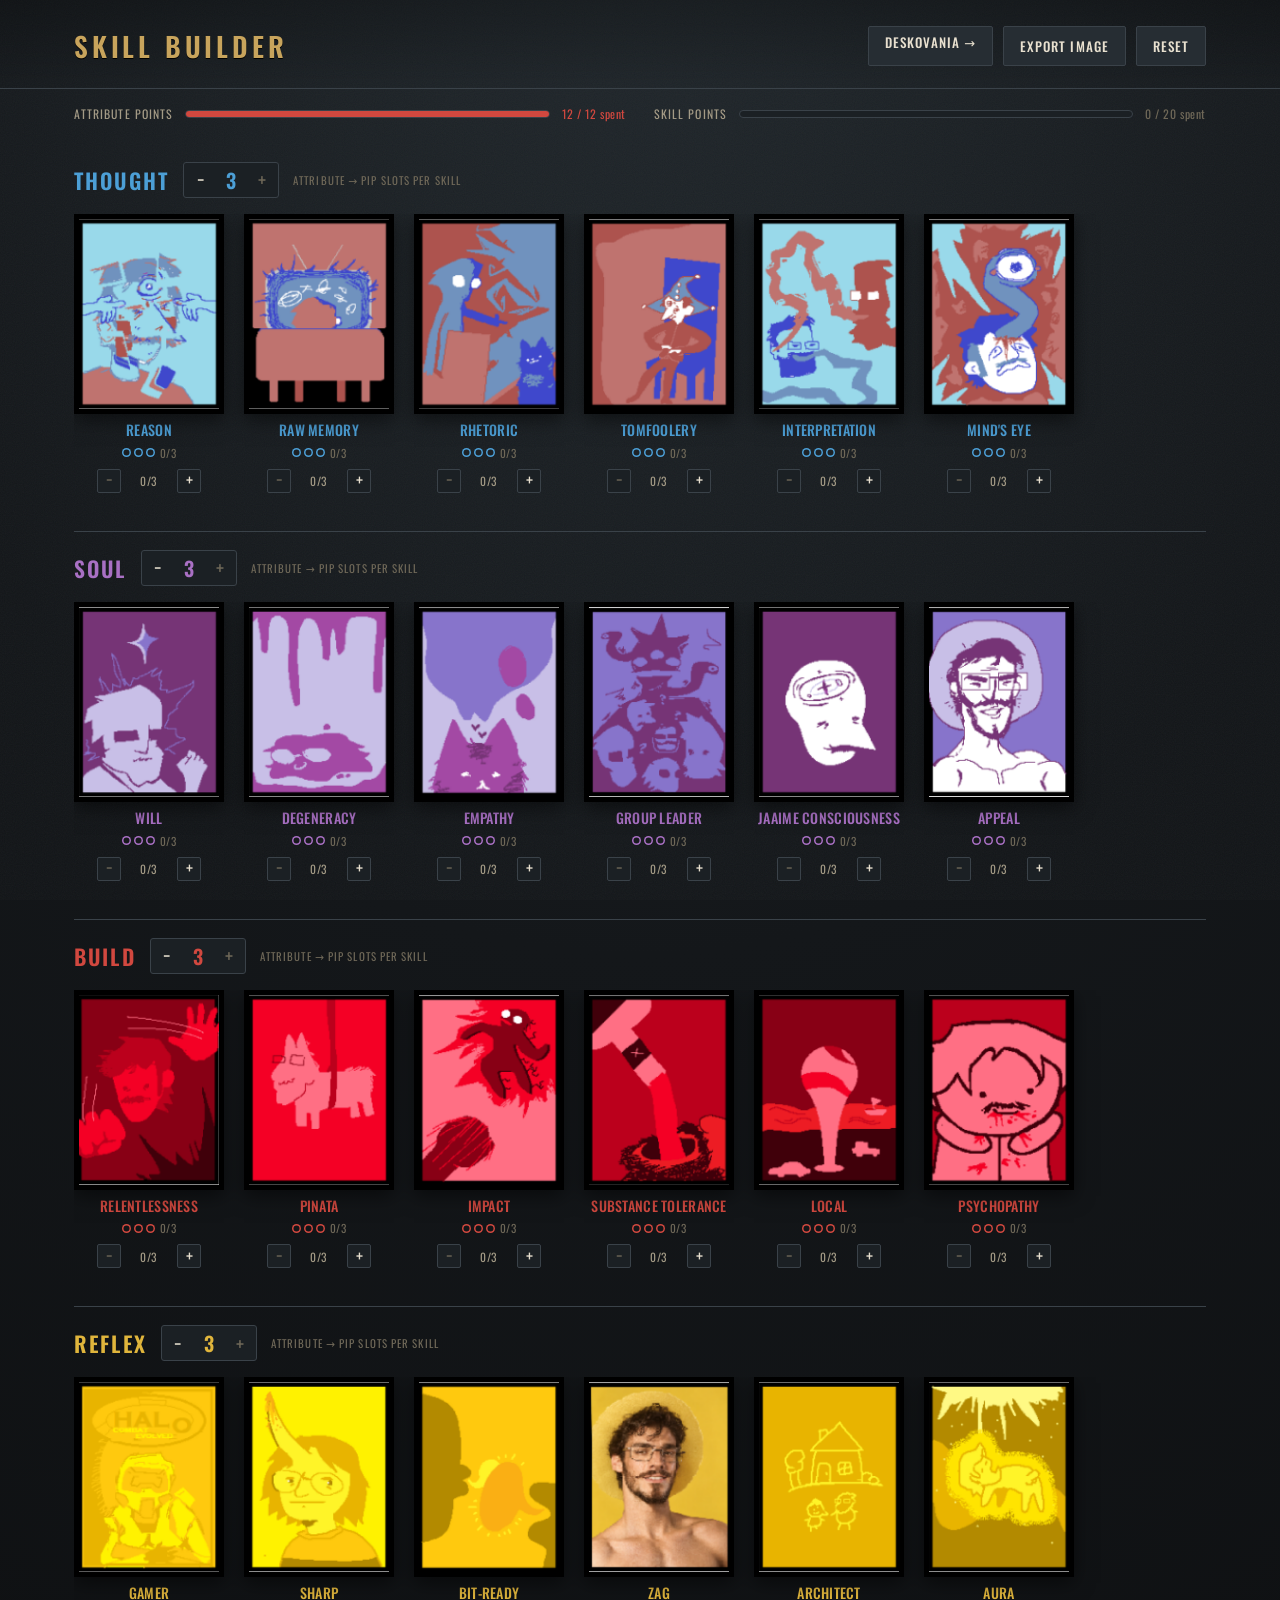
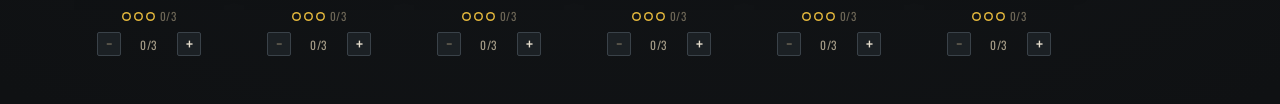
<file: index.html>
<!DOCTYPE html>
<html lang="en">
<head>
  <meta charset="UTF-8" />
  <meta name="viewport" content="width=device-width, initial-scale=1.0" />
  <title>Skill Builder</title>
  <link rel="preconnect" href="https://fonts.googleapis.com" />
  <link rel="preconnect" href="https://fonts.gstatic.com" crossorigin />
  <link href="https://fonts.googleapis.com/css2?family=Cormorant+Garamond:ital,wght@0,400;0,500;0,600;0,700;1,400;1,500&family=Oswald:wght@300;400;500;600&display=swap" rel="stylesheet" />
  <link rel="stylesheet" href="styles.css" />
</head>
<body>
  <div class="grain"></div>

  <header class="topbar">
    <div class="topbar-inner">
      <h1 class="wordmark">Skill&nbsp;Builder</h1>
      <div class="topbar-actions">
        <a class="btn" href="tycoon/index.html" title="Open the office tycoon">Deskovania →</a>
        <button id="exportImgBtn" class="btn">Export image</button>
        <button id="resetBtn" class="btn">Reset</button>
      </div>
    </div>
  </header>

  <div class="budgets" id="budgets" aria-live="polite"></div>

  <main class="board" id="board" aria-live="polite"></main>

  <!-- shared hover tooltip, positioned by script -->
  <div id="tooltip" class="tooltip" role="status" hidden></div>

  <script src="data.js"></script>
  <script src="app.js"></script>
</body>
</html>
</file>
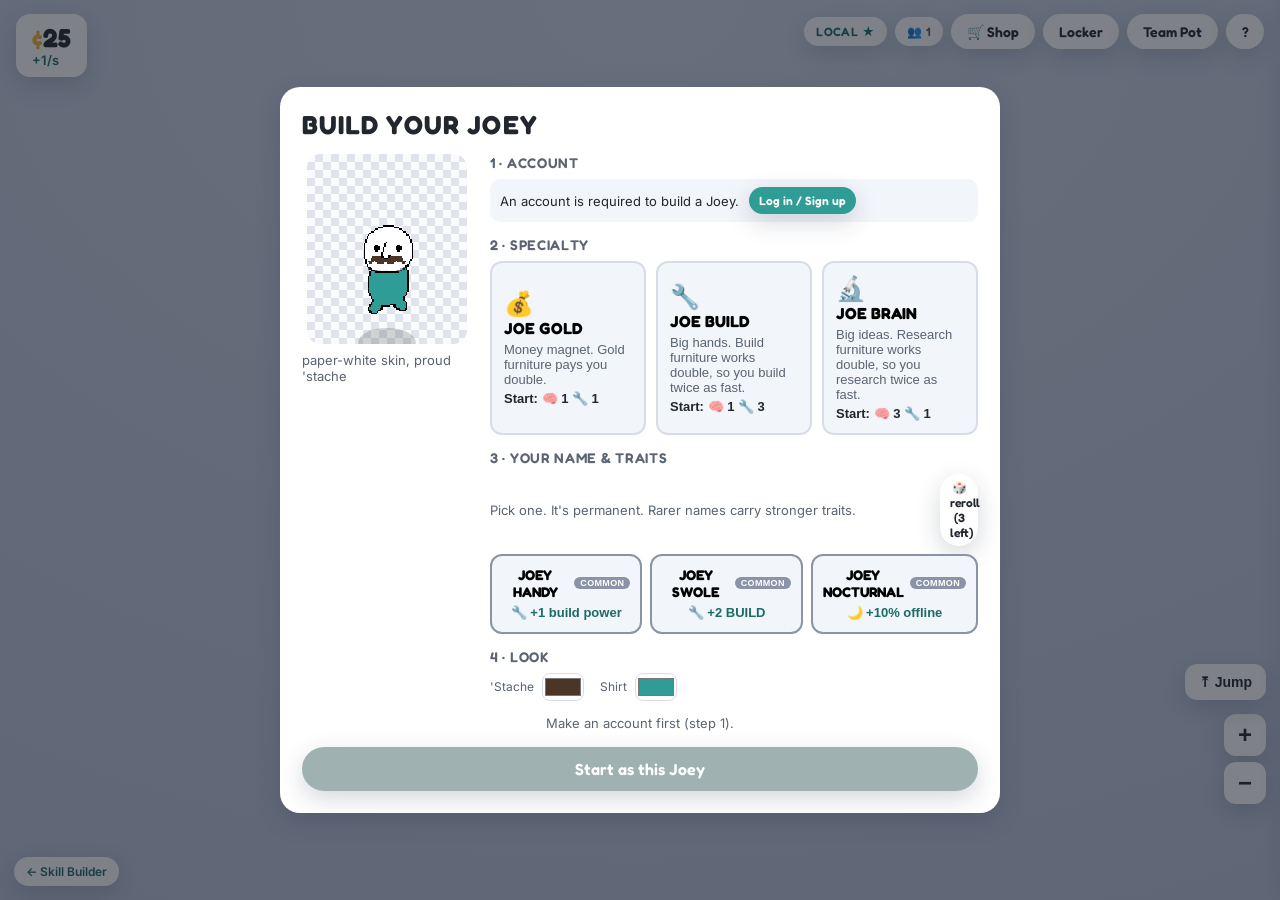
<file: tycoon/index.html>
<!DOCTYPE html>
<html lang="en">
<head>
  <meta charset="UTF-8" />
  <meta name="viewport" content="width=device-width, initial-scale=1.0, maximum-scale=1.0, user-scalable=no" />
  <title>Joe Time</title>
  <link rel="icon" href="data:image/svg+xml,<svg xmlns='http://www.w3.org/2000/svg' viewBox='0 0 16 16'><text x='1' y='14' font-size='14'>%F0%9F%91%A8</text></svg>" />
  <link rel="preconnect" href="https://fonts.googleapis.com" />
  <link rel="preconnect" href="https://fonts.gstatic.com" crossorigin />
  <link href="https://fonts.googleapis.com/css2?family=Fredoka:wght@400;500;600;700&family=Inter:wght@400;500;600&display=swap" rel="stylesheet" />
  <link rel="stylesheet" href="styles.css" />
</head>
<body>
  <!-- the isometric world -->
  <canvas id="stage"></canvas>

  <!-- overlay UI -->
  <header id="hud" class="hud"></header>
  <aside id="panel" class="panel"></aside>
  <nav id="buildbar" class="buildbar"></nav>
  <div id="toast" class="toast"></div>

  <a class="cross-link" href="../index.html" title="Back to the Skill Builder">← Skill Builder</a>

  <script type="module" src="src/main.js"></script>
</body>
</html>
</file>
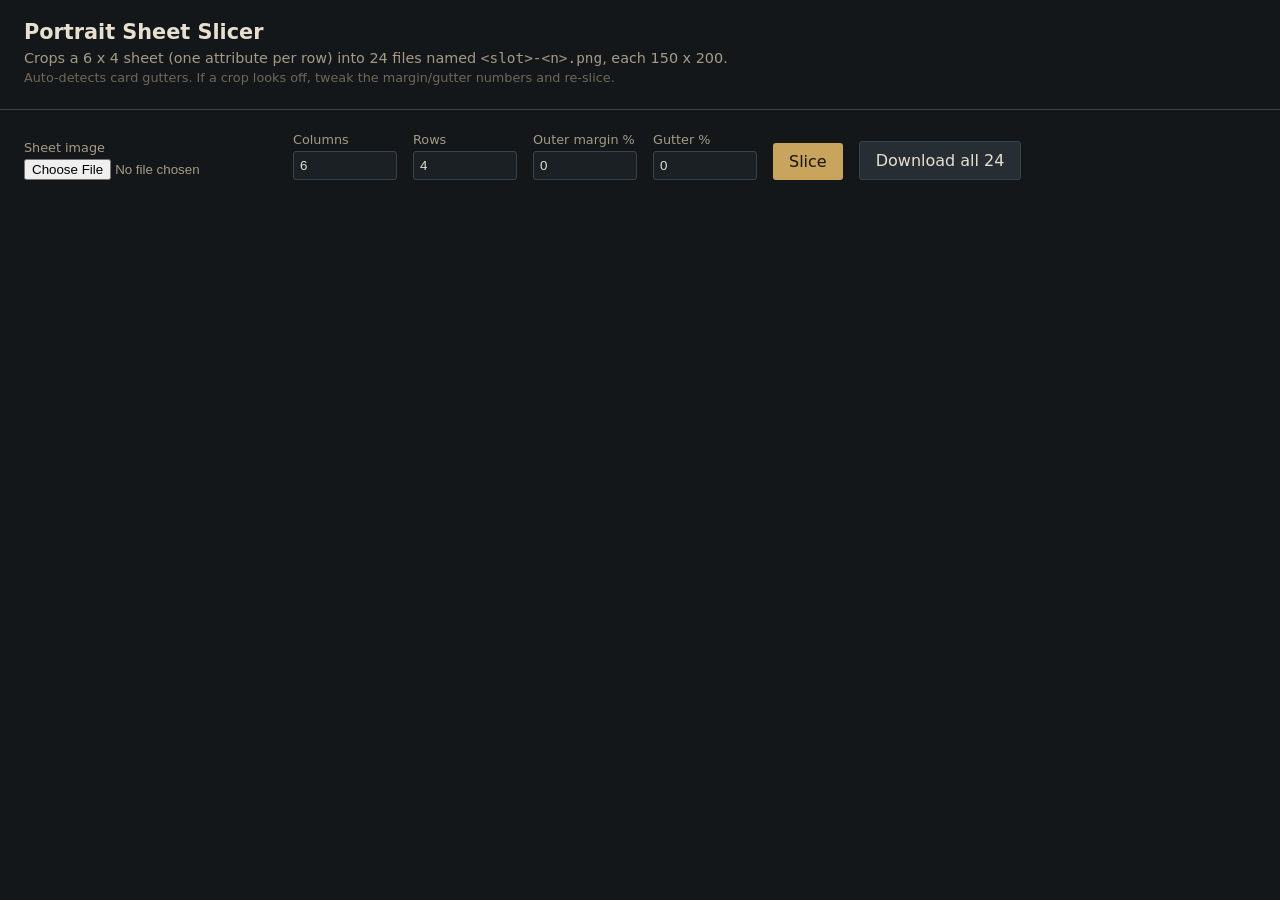
<file: tools/slice-sheet.html>
<!DOCTYPE html>
<html lang="en">
<head>
<meta charset="UTF-8" />
<meta name="viewport" content="width=device-width, initial-scale=1.0" />
<title>Portrait Sheet Slicer</title>
<style>
  body { font-family: system-ui, sans-serif; margin: 0; background: #14171a; color: #e8e0cf; }
  header { padding: 20px 24px; border-bottom: 1px solid #3a4249; }
  h1 { margin: 0 0 6px; font-size: 1.3rem; }
  p { margin: 4px 0; color: #a49b86; font-size: 0.9rem; }
  main { padding: 22px 24px; }
  .controls { display: flex; gap: 16px; flex-wrap: wrap; align-items: flex-end; margin-bottom: 18px; }
  label { display: flex; flex-direction: column; gap: 4px; font-size: 0.8rem; color: #a49b86; }
  input[type="number"] { width: 90px; padding: 6px; background: #1b2024; color: #e8e0cf; border: 1px solid #3a4249; border-radius: 3px; }
  button { font: inherit; padding: 9px 16px; background: #c8a45c; color: #17130a; border: none; border-radius: 3px; cursor: pointer; }
  button.ghost { background: #262d33; color: #e8e0cf; border: 1px solid #3a4249; }
  .rows { display: grid; grid-template-columns: repeat(6, 1fr); gap: 10px; max-width: 1000px; }
  figure { margin: 0; text-align: center; }
  canvas { border: 3px solid #000; width: 100%; height: auto; image-rendering: auto; background: #000; }
  figcaption { font-size: 0.7rem; color: #6f6858; margin-top: 4px; word-break: break-all; }
  .note { color: #6f6858; font-size: 0.8rem; }
</style>
</head>
<body>
<header>
  <h1>Portrait Sheet Slicer</h1>
  <p>Crops a 6&nbsp;x&nbsp;4 sheet (one attribute per row) into 24 files named
     <code>&lt;slot&gt;-&lt;n&gt;.png</code>, each 150&nbsp;x&nbsp;200.</p>
  <p class="note">Auto-detects card gutters. If a crop looks off, tweak the margin/gutter
     numbers and re-slice.</p>
</header>
<main>
  <div class="controls">
    <label>Sheet image
      <input type="file" id="file" accept="image/*" />
    </label>
    <label>Columns <input type="number" id="cols" value="6" min="1" /></label>
    <label>Rows <input type="number" id="rows" value="4" min="1" /></label>
    <label>Outer margin %
      <input type="number" id="margin" value="0" min="0" max="40" step="0.5" />
    </label>
    <label>Gutter %
      <input type="number" id="gutter" value="0" min="0" max="30" step="0.5" />
    </label>
    <button id="slice">Slice</button>
    <button id="download" class="ghost">Download all 24</button>
  </div>
  <div class="rows" id="out"></div>
</main>

<script>
  const SLOTS = ["intellect", "psyche", "physique", "motorics"];
  const OUT_W = 150, OUT_H = 200;
  const $ = (id) => document.getElementById(id);
  let sheet = null;
  const crops = []; // { name, canvas }

  $("file").addEventListener("change", (e) => {
    const f = e.target.files[0];
    if (!f) return;
    const img = new Image();
    img.onload = () => { sheet = img; slice(); };
    img.src = URL.createObjectURL(f);
  });
  $("slice").addEventListener("click", slice);
  $("download").addEventListener("click", downloadAll);

  function slice() {
    if (!sheet) { alert("Choose a sheet image first."); return; }
    const cols = +$("cols").value, rows = +$("rows").value;
    const m = (+$("margin").value / 100);
    const g = (+$("gutter").value / 100);
    const out = $("out");
    out.innerHTML = "";
    crops.length = 0;

    const W = sheet.naturalWidth, H = sheet.naturalHeight;
    const usableW = W * (1 - 2 * m);
    const usableH = H * (1 - 2 * m);
    const gutterW = usableW * g;
    const gutterH = usableH * g;
    const cellW = (usableW - gutterW * (cols - 1)) / cols;
    const cellH = (usableH - gutterH * (rows - 1)) / rows;
    const x0 = W * m, y0 = H * m;

    for (let r = 0; r < rows; r++) {
      const slot = SLOTS[r] || `row${r + 1}`;
      for (let c = 0; c < cols; c++) {
        const sx = x0 + c * (cellW + gutterW);
        const sy = y0 + r * (cellH + gutterH);
        const canvas = document.createElement("canvas");
        canvas.width = OUT_W; canvas.height = OUT_H;
        const ctx = canvas.getContext("2d");
        // cover-fit the cell into 150x200
        const scale = Math.max(OUT_W / cellW, OUT_H / cellH);
        const dw = cellW * scale, dh = cellH * scale;
        ctx.drawImage(sheet, sx, sy, cellW, cellH,
          (OUT_W - dw) / 2, (OUT_H - dh) / 2, dw, dh);

        const name = `${slot}-${c + 1}.png`;
        crops.push({ name, canvas });

        const fig = document.createElement("figure");
        fig.appendChild(canvas);
        const cap = document.createElement("figcaption");
        cap.textContent = name;
        fig.appendChild(cap);
        out.appendChild(fig);
      }
    }
  }

  function downloadAll() {
    if (!crops.length) { alert("Slice first."); return; }
    let i = 0;
    const next = () => {
      if (i >= crops.length) return;
      const { name, canvas } = crops[i++];
      canvas.toBlob((blob) => {
        const a = document.createElement("a");
        a.href = URL.createObjectURL(blob);
        a.download = name;
        a.click();
        setTimeout(() => { URL.revokeObjectURL(a.href); next(); }, 150);
      }, "image/png");
    };
    next();
  }
</script>
</body>
</html>
</file>
<file: styles.css>
/* ============================================================
   Skill Builder - a Disco Elysium flavoured skill card viewer
   Content is defined in data.js. The UI only assigns values.
   ============================================================ */

:root {
  --bg: #14171a;
  --bg-2: #1b2024;
  --panel: #20262b;
  --panel-2: #262d33;
  --ink: #e8e0cf;
  --ink-dim: #a49b86;
  --ink-faint: #6f6858;
  --line: #3a4249;
  --gold: #c8a45c;
  --gold-soft: #9c8144;

  /* Attribute palettes: [bright, deep] tint the portrait frame */
  --intellect: #4c9fd6;
  --intellect-deep: #23506e;
  --psyche: #a970c4;
  --psyche-deep: #533264;
  --physique: #d1483f;
  --physique-deep: #6e211c;
  --motorics: #e0b53c;
  --motorics-deep: #8a6a16;

  --portrait-w: 150px;
  --portrait-h: 200px;

  --serif: "Cormorant Garamond", Georgia, "Times New Roman", serif;
  --sans: "Oswald", "Arial Narrow", system-ui, sans-serif;
}

* { box-sizing: border-box; }

html, body {
  margin: 0;
  background: radial-gradient(120% 120% at 50% -10%, #232a2f 0%, var(--bg) 55%, #0f1113 100%);
  color: var(--ink);
  font-family: var(--serif);
  min-height: 100vh;
}

.grain {
  position: fixed;
  inset: 0;
  pointer-events: none;
  z-index: 1;
  opacity: 0.04;
  background-image: url("data:image/svg+xml,%3Csvg xmlns='http://www.w3.org/2000/svg' width='120' height='120'%3E%3Cfilter id='n'%3E%3CfeTurbulence type='fractalNoise' baseFrequency='0.9' numOctaves='2'/%3E%3C/filter%3E%3Crect width='100%25' height='100%25' filter='url(%23n)'/%3E%3C/svg%3E");
}

/* ---------- top bar ---------- */
.topbar {
  position: relative;
  z-index: 2;
  border-bottom: 1px solid var(--line);
  background: linear-gradient(180deg, rgba(0,0,0,0.25), rgba(0,0,0,0));
}
.topbar-inner {
  max-width: 1180px;
  margin: 0 auto;
  padding: 26px 24px 22px;
  display: grid;
  grid-template-columns: 1fr auto;
  grid-template-areas: "word actions";
  align-items: center;
  gap: 2px 18px;
}
.wordmark {
  grid-area: word;
  margin: 0;
  font-family: var(--sans);
  font-weight: 600;
  letter-spacing: 0.14em;
  text-transform: uppercase;
  font-size: 1.7rem;
  color: var(--gold);
  text-shadow: 0 1px 0 #000;
}
.topbar-actions {
  grid-area: actions;
  display: flex;
  gap: 10px;
  flex-wrap: wrap;
  justify-content: flex-end;
}

/* ---------- buttons ---------- */
.btn {
  font-family: var(--sans);
  text-transform: uppercase;
  letter-spacing: 0.08em;
  font-size: 0.82rem;
  font-weight: 500;
  color: var(--ink);
  background: var(--panel-2);
  border: 1px solid var(--line);
  padding: 9px 16px;
  border-radius: 2px;
  cursor: pointer;
  transition: border-color .15s, background .15s, transform .05s;
}
.btn:hover { border-color: var(--gold-soft); background: var(--panel); }
.btn:active { transform: translateY(1px); }

/* ---------- budget meters ---------- */
.budgets {
  position: relative;
  z-index: 2;
  max-width: 1180px;
  margin: 16px auto 0;
  padding: 0 24px;
  display: flex;
  gap: 28px;
  flex-wrap: wrap;
}
.meter {
  display: flex;
  align-items: center;
  gap: 12px;
  flex: 1 1 320px;
  min-width: 260px;
}
.meter-label {
  font-family: var(--sans);
  text-transform: uppercase;
  letter-spacing: 0.09em;
  font-size: 0.74rem;
  color: var(--ink-dim);
  white-space: nowrap;
}
.meter-bar {
  flex: 1;
  height: 8px;
  background: var(--bg-2);
  border: 1px solid var(--line);
  border-radius: 5px;
  overflow: hidden;
}
.meter-fill {
  height: 100%;
  background: var(--gold);
  transition: width .15s ease;
}
.meter.full .meter-fill { background: var(--physique); }
.meter-num {
  font-family: var(--sans);
  font-size: 0.74rem;
  letter-spacing: 0.05em;
  color: var(--ink-faint);
  white-space: nowrap;
}
.meter.full .meter-num { color: var(--physique); }

/* ---------- board / attribute rows ---------- */
.board {
  position: relative;
  z-index: 2;
  max-width: 1180px;
  margin: 0 auto;
  padding: 22px 24px 10px;
}
.attr-row {
  --accent: var(--gold);
  --accent-deep: #333;
  border-top: 1px solid var(--line);
  padding: 18px 0 26px;
}
.attr-row:first-child { border-top: none; }

.attr-head {
  display: flex;
  align-items: center;
  gap: 14px;
  margin-bottom: 16px;
  flex-wrap: wrap;
}
.attr-name {
  margin: 0;
  font-family: var(--sans);
  text-transform: uppercase;
  letter-spacing: 0.1em;
  font-weight: 600;
  font-size: 1.35rem;
  color: var(--accent);
}
.stepper {
  display: inline-flex;
  align-items: center;
  gap: 2px;
  background: var(--bg-2);
  border: 1px solid var(--line);
  border-radius: 3px;
  padding: 2px;
}
.stepper .step {
  width: 28px; height: 28px;
  display: flex; align-items: center; justify-content: center;
  font-family: var(--sans); font-size: 1.2rem; line-height: 1;
  color: var(--ink); background: transparent; border: none; cursor: pointer;
  border-radius: 2px;
}
.stepper .step:hover:not(:disabled) { background: var(--panel-2); color: var(--accent); }
.stepper .step:disabled { color: var(--ink-faint); cursor: default; }
.stepper .val {
  min-width: 30px; text-align: center;
  font-family: var(--sans); font-size: 1.25rem; font-weight: 600;
  color: var(--accent);
}
.attr-head .caption {
  font-family: var(--sans); text-transform: uppercase;
  letter-spacing: 0.1em; font-size: 0.68rem; color: var(--ink-faint);
}

/* horizontal scroller of cards */
.row-cards {
  display: flex;
  gap: 20px;
  overflow-x: auto;
  padding-bottom: 12px;
  scroll-snap-type: x proximity;
}
.row-cards::-webkit-scrollbar { height: 8px; }
.row-cards::-webkit-scrollbar-thumb { background: var(--line); border-radius: 4px; }

/* ---------- skill card ---------- */
.card {
  flex: 0 0 auto;
  width: var(--portrait-w);
  scroll-snap-align: start;
  outline: none;
}
.card:focus-visible .frame { outline: 2px solid var(--accent); outline-offset: 2px; }
.frame {
  width: var(--portrait-w);
  height: var(--portrait-h);
  border: 5px solid #000;
  background: radial-gradient(120% 90% at 50% 0%, var(--accent) 0%, var(--accent-deep) 70%, #000 130%);
  position: relative;
  overflow: hidden;
  box-shadow: 0 6px 18px rgba(0,0,0,0.5);
  transition: transform .12s ease;
}
.card:hover .frame { transform: translateY(-3px); }
.frame img { width: 100%; height: 100%; object-fit: cover; display: block; }

.card-meta { margin-top: 8px; text-align: center; }
.card-name {
  margin: 0;
  font-family: var(--sans);
  text-transform: uppercase;
  letter-spacing: 0.02em;
  font-weight: 500;
  font-size: 0.88rem;
  color: var(--accent);
  line-height: 1.12;
  overflow-wrap: anywhere;
}
.pips {
  display: flex;
  flex-wrap: wrap;
  gap: 3px;
  justify-content: center;
  align-items: center;
  margin: 7px 0 2px;
}
.pip {
  width: 9px; height: 9px;
  border-radius: 50%;
  background: var(--accent);
  box-shadow: 0 0 0 1px rgba(0,0,0,0.4);
}
.pip.empty { background: transparent; box-shadow: inset 0 0 0 1.5px var(--accent); }
.pip-count {
  font-family: var(--sans); font-size: 0.7rem;
  color: var(--ink-faint); letter-spacing: 0.05em; margin-left: 2px;
}

/* per-card skill point assignment */
.assign {
  display: flex;
  align-items: center;
  justify-content: center;
  gap: 6px;
  margin-top: 8px;
}
.assign .step {
  width: 24px; height: 24px;
  display: flex; align-items: center; justify-content: center;
  font-family: var(--sans); font-size: 1.05rem; line-height: 1;
  color: var(--ink); background: var(--bg-2);
  border: 1px solid var(--line); border-radius: 2px; cursor: pointer;
}
.assign .step:hover:not(:disabled) { border-color: var(--accent); color: var(--accent); }
.assign .step:disabled { color: var(--ink-faint); cursor: default; }
.assign-label {
  min-width: 44px; text-align: center;
  font-family: var(--sans); text-transform: uppercase;
  letter-spacing: 0.06em; font-size: 0.72rem; color: var(--ink-dim);
}

/* accent classes per attribute slot */
.attr-intellect { --accent: var(--intellect); --accent-deep: var(--intellect-deep); }
.attr-psyche    { --accent: var(--psyche);    --accent-deep: var(--psyche-deep); }
.attr-physique  { --accent: var(--physique);  --accent-deep: var(--physique-deep); }
.attr-motorics  { --accent: var(--motorics);  --accent-deep: var(--motorics-deep); }

/* ---------- hover tooltip ---------- */
.tooltip {
  position: fixed;
  z-index: 20;
  max-width: 240px;
  padding: 10px 13px;
  background: #0c0e10;
  border: 1px solid var(--gold-soft);
  border-radius: 3px;
  color: var(--ink);
  font-family: var(--serif);
  font-style: italic;
  font-size: 1.05rem;
  line-height: 1.3;
  box-shadow: 0 10px 26px rgba(0,0,0,0.6);
  pointer-events: none;
}

/* ---------- responsive ---------- */
@media (max-width: 560px) {
  .topbar-inner { grid-template-columns: 1fr; grid-template-areas: "word" "actions"; }
  .topbar-actions { justify-content: flex-start; margin-top: 12px; }
}

/* anchor styled as a button (cross-link to the tycoon page) */
a.btn { text-decoration: none; display: inline-block; line-height: 1; }
</file>
<file: tycoon/styles.css>
/* Deskovania — bright, cozy office tycoon. Distinct from the noir skill builder. */

:root {
  --bg: #cdd6e6;
  --bg2: #b9c4da;
  --ink: #22262e;
  --muted: #5a6472;
  --card: #ffffff;
  --card-2: #f2f5fa;
  --line: #d7dde7;
  --brand: #2f9c95;
  --brand-ink: #1c6b66;
  --gold: #f2b134;
  --danger: #e35b4c;
  --shadow: 0 8px 24px rgba(30, 40, 60, 0.18);
  --radius: 14px;
  font-family: "Inter", system-ui, sans-serif;
}

* { box-sizing: border-box; }
/* pan-x pan-y allows scrolling panels but disables pinch-zoom + double-tap-zoom
   everywhere (the accidental page zoom while tapping the UI). */
html, body { height: 100%; margin: 0; touch-action: pan-x pan-y; }
body {
  background: radial-gradient(120% 120% at 50% 0%, var(--bg) 0%, var(--bg2) 100%);
  color: var(--ink);
  overflow: hidden;
  overscroll-behavior: none;
  -webkit-user-select: none;
  user-select: none;
}

#stage {
  position: fixed;
  inset: 0;
  width: 100vw;
  height: 100vh;
  display: block;
  cursor: pointer;
  touch-action: none;   /* we handle pinch-zoom + tap ourselves */
}

.badge, .btn, .build-btn, h1, h2, .coin-amt { font-family: "Fredoka", "Inter", sans-serif; }

/* ---- HUD ---------------------------------------------------------------- */
.hud {
  position: fixed;
  top: 0; left: 0; right: 0;
  display: flex;
  justify-content: space-between;
  align-items: flex-start;
  padding: 14px 16px;
  gap: 12px;
  pointer-events: none;
}
.hud > * { pointer-events: auto; }
.hud-right { display: flex; gap: 8px; align-items: center; }

.coin {
  background: var(--card);
  border-radius: var(--radius);
  box-shadow: var(--shadow);
  padding: 10px 16px;
  display: flex;
  flex-direction: column;
  line-height: 1.1;
}
.coin-amt { font-size: 26px; font-weight: 700; }
.coin-amt::before { content: "\00A2 "; color: var(--gold); }
.coin-rate { font-size: 13px; color: var(--brand-ink); font-weight: 600; }

.badge {
  background: var(--card);
  border-radius: 999px;
  padding: 7px 12px;
  font-size: 12px;
  font-weight: 600;
  letter-spacing: 0.03em;
  box-shadow: var(--shadow);
  color: var(--brand-ink);
}
.badge.muted { color: var(--muted); }

.btn {
  background: var(--card);
  border: none;
  border-radius: 999px;
  padding: 9px 16px;
  font-size: 14px;
  font-weight: 600;
  color: var(--ink);
  box-shadow: var(--shadow);
  cursor: pointer;
  transition: transform 0.08s ease, background 0.15s ease;
}
.btn:hover { transform: translateY(-1px); }
.btn:active { transform: translateY(0); }
.btn.primary { background: var(--brand); color: #fff; }
.btn.primary.poor { background: #9fb1b0; cursor: not-allowed; }
.btn.ghost { width: 38px; padding: 9px 0; text-align: center; }
.btn.big { width: 100%; padding: 12px; font-size: 16px; margin-top: 12px; }

/* ---- build bar ---------------------------------------------------------- */
/* the bottom bar now only shows what you're holding to place (empty otherwise) */
.buildbar {
  position: fixed;
  left: 50%;
  bottom: 18px;
  transform: translateX(-50%);
  display: none;
  align-items: center;
  gap: 12px;
  padding: 8px 10px 8px 16px;
  background: var(--card);
  border-radius: 999px;
  box-shadow: var(--shadow);
  max-width: calc(100vw - 24px);
}
.buildbar.show { display: flex; }
.hand-label { font-family: "Fredoka", sans-serif; font-weight: 700; font-size: 14px; white-space: nowrap; }
.hand-hint { color: var(--muted); font-size: 12px; white-space: nowrap; }
@media (max-width: 560px) { .hand-hint { display: none; } }
.build-btn {
  border: 2px solid transparent;
  background: var(--card-2);
  border-radius: 12px;
  padding: 8px 10px;
  min-width: 66px;
  display: flex;
  flex-direction: column;
  align-items: center;
  gap: 2px;
  cursor: pointer;
  color: var(--ink);
  transition: transform 0.08s ease, border-color 0.15s ease;
}
.build-btn:hover { transform: translateY(-2px); }
.build-btn.active { border-color: var(--brand); background: #e6f4f2; }
.build-btn.poor { opacity: 0.55; }
.build-btn.disabled { opacity: 0.5; cursor: default; }
.build-btn.cursor { background: #eef1f6; }
.build-btn.expand { background: #fff6e2; }
.b-glyph { font-size: 20px; }
.b-name { font-size: 11px; font-weight: 600; }
.b-cost { font-size: 11px; color: var(--brand-ink); font-weight: 700; }
.b-cost::before { content: "\00A2"; opacity: 0.7; }

/* ---- side panel --------------------------------------------------------- */
.panel {
  position: fixed;
  top: 0; right: 0;
  height: 100%;
  width: min(340px, 88vw);
  background: var(--card);
  box-shadow: -10px 0 30px rgba(30, 40, 60, 0.18);
  transform: translateX(105%);
  transition: transform 0.22s cubic-bezier(0.2, 0.8, 0.2, 1);
  padding: 18px;
  overflow-y: auto;
  z-index: 20;
}
.panel.open { transform: translateX(0); }
.panel-head { display: flex; justify-content: space-between; align-items: center; margin-bottom: 6px; }
.panel-head h2 { margin: 0; font-size: 20px; }
.x { border: none; background: var(--card-2); border-radius: 8px; width: 30px; height: 30px; cursor: pointer; font-size: 14px; }

.stat { display: flex; justify-content: space-between; padding: 8px 0; border-bottom: 1px solid var(--line); }
.stat-l { color: var(--muted); }
.stat-v { font-weight: 700; }
.panel-actions { display: flex; gap: 8px; margin-top: 16px; }
.panel-actions .btn { flex: 1; }

.muted { color: var(--muted); }
.small { font-size: 13px; }

.field { display: block; margin: 14px 0; }
.field-label { display: block; font-size: 12px; color: var(--muted); margin-bottom: 4px; }
.name-input {
  width: 100%;
  padding: 10px 12px;
  border: 1px solid var(--line);
  border-radius: 10px;
  font: inherit;
  background: var(--card-2);
}

/* ---- wardrobe ----------------------------------------------------------- */
.ward-slot { margin: 14px 0; }
.ward-label { font-size: 13px; font-weight: 700; color: var(--muted); margin-bottom: 8px; }
.ward-grid { display: grid; grid-template-columns: 1fr 1fr; gap: 8px; }
.chip {
  display: flex;
  align-items: center;
  gap: 8px;
  border: 2px solid var(--line);
  background: var(--card-2);
  border-radius: 12px;
  padding: 8px;
  cursor: pointer;
  text-align: left;
}
.chip:hover { border-color: var(--brand); }
.chip.equipped { border-color: var(--brand); background: #e6f4f2; }
.chip.locked { opacity: 0.92; }
.sw {
  width: 22px; height: 22px; border-radius: 6px;
  flex: 0 0 auto;
  display: inline-flex; align-items: center; justify-content: center;
  background: #d8dee7; font-size: 13px;
  box-shadow: inset 0 0 0 1px rgba(0,0,0,0.08);
}
.chip-name { flex: 1; font-size: 12px; font-weight: 600; }
.chip-tag { font-size: 11px; font-weight: 700; color: var(--muted); }
.chip-tag.on { color: var(--brand-ink); }
.chip-tag.buy { color: var(--gold); }
.chip-tag.buy::before { content: "\00A2"; }

/* ---- toast + modal ------------------------------------------------------ */
.toast {
  position: fixed;
  left: 50%;
  bottom: 108px;
  transform: translateX(-50%);
  display: flex;
  flex-direction: column;
  gap: 6px;
  align-items: center;
  pointer-events: none;
  z-index: 30;
}
.toast-item {
  background: rgba(24, 28, 36, 0.92);
  color: #fff;
  padding: 8px 14px;
  border-radius: 999px;
  font-size: 13px;
  font-weight: 500;
  opacity: 0;
  transform: translateY(8px);
  transition: opacity 0.25s ease, transform 0.25s ease;
}
.toast-item.show { opacity: 1; transform: translateY(0); }
@keyframes toast-shake {
  0%, 100% { transform: translateY(0) translateX(0); }
  20% { transform: translateY(0) translateX(-5px); }
  40% { transform: translateY(0) translateX(5px); }
  60% { transform: translateY(0) translateX(-3px); }
  80% { transform: translateY(0) translateX(3px); }
}
.toast-item.shake { animation: toast-shake 0.32s ease; }

.modal-back {
  position: fixed; inset: 0;
  background: rgba(20, 26, 38, 0.55);
  display: flex; align-items: center; justify-content: center;
  z-index: 50; padding: 16px;
}
.modal {
  background: var(--card);
  border-radius: 18px;
  padding: 24px;
  max-width: 440px;
  box-shadow: var(--shadow);
}
.modal h2 { margin: 0 0 8px; font-size: 24px; }
.help-list { margin: 12px 0; padding-left: 18px; color: var(--ink); }
.help-list li { margin: 6px 0; font-size: 14px; }

.cross-link {
  position: fixed;
  left: 14px; bottom: 14px;
  background: var(--card);
  color: var(--brand-ink);
  text-decoration: none;
  font-size: 12px;
  font-weight: 600;
  padding: 7px 12px;
  border-radius: 999px;
  box-shadow: var(--shadow);
  pointer-events: auto;
}

.boot-error {
  position: fixed; inset: auto 16px 16px 16px;
  background: var(--danger); color: #fff;
  padding: 12px 16px; border-radius: 12px; font-size: 14px;
  z-index: 99;
}

/* ---- Joe Time additions ------------------------------------------------- */
.stat-chips { display: flex; gap: 6px; margin-top: 6px; flex-wrap: wrap; }

/* ---- research / soul progress tracks ----------------------------------- */
.hud-tracks { display: flex; flex-direction: column; gap: 5px; margin-top: 7px; }
.track { display: inline-flex; align-items: center; gap: 7px; background: var(--card); border-radius: 999px; padding: 3px 10px 3px 8px; box-shadow: var(--shadow); font-size: 11px; font-weight: 700; width: fit-content; }
.track-ic { font-size: 12px; }
.track-bar { position: relative; width: 104px; height: 7px; border-radius: 999px; background: #dde1e9; overflow: hidden; }
.track-fill { position: absolute; left: 0; top: 0; bottom: 0; border-radius: 999px; transition: width 0.35s ease; }
.track.research .track-fill { background: linear-gradient(90deg, #3f6fb8, #5a8fd8); }
.track.soul .track-fill { background: linear-gradient(90deg, #7a3fb8, #b06fd8); }
.track-num { color: var(--muted); font-variant-numeric: tabular-nums; white-space: nowrap; }
.track.active { outline: 1.5px solid rgba(120, 90, 200, 0.4); }
.track.active .track-fill { animation: trackpulse 1.1s ease-in-out infinite; }
@keyframes trackpulse { 0%, 100% { filter: brightness(1); } 50% { filter: brightness(1.28); } }

/* ---- in-game zoom control ---------------------------------------------- */
.zoom-ctrl { position: fixed; right: 14px; bottom: 96px; display: flex; flex-direction: column; gap: 6px; z-index: 15; }
.zoom-btn { width: 42px; height: 42px; border: none; border-radius: 12px; background: var(--card); box-shadow: var(--shadow); font-size: 24px; font-weight: 700; color: var(--ink); cursor: pointer; line-height: 1; display: flex; align-items: center; justify-content: center; }
.zoom-btn:active { transform: translateY(1px); }
.jump-btn { position: fixed; right: 14px; bottom: 200px; z-index: 15; border: none; border-radius: 12px; padding: 10px 14px; background: var(--card); box-shadow: var(--shadow); font-size: 14px; font-weight: 700; color: var(--ink); cursor: pointer; }
.jump-btn:active { transform: translateY(1px); }
.schip {
  background: var(--card); border-radius: 999px; padding: 4px 9px;
  font-size: 12px; font-weight: 700; box-shadow: var(--shadow);
}
.schip.brain { color: #4b56b8; }
.schip.build { color: #c9772f; }
.schip.pet { color: #9a6b3f; }
.badge.big { font-size: 13px; padding: 8px 12px; }
.badge.alert, .btn.alert { background: var(--gold); color: #3a2c00; }

.spec-line { display: flex; gap: 8px; align-items: center; flex-wrap: wrap; margin-bottom: 8px; }

/* build bar tag tints */
.build-btn.t-brain { box-shadow: inset 0 -3px 0 #4b56b8; }
.build-btn.t-build { box-shadow: inset 0 -3px 0 #c9772f; }
.build-btn.t-neutral { box-shadow: inset 0 -3px 0 #7f8794; }

/* gear + look */
.chip-buff { font-size: 11px; font-weight: 700; color: var(--brand-ink); margin-right: 4px; }
.ward-sub { font-size: 12px; color: var(--muted); margin: 4px 0; }
.look-row { display: flex; gap: 8px; flex-wrap: wrap; }
.swatch {
  width: 30px; height: 30px; border-radius: 8px; border: 2px solid var(--line);
  cursor: pointer; box-shadow: inset 0 0 0 1px rgba(0,0,0,0.08);
}
.swatch.on { border-color: var(--ink); transform: scale(1.06); }

/* team pot */
.pot-balance { text-align: center; margin: 8px 0 12px; }
.pot-amt { font-family: "Fredoka", sans-serif; font-size: 40px; font-weight: 700; color: var(--gold); display: block; }
.pot-amt::before { content: "\00A2"; opacity: 0.7; }
.pot-sub { font-size: 12px; color: var(--muted); }
.pot-phase { text-align: center; padding: 8px; border-radius: 10px; font-weight: 600; font-size: 13px; margin-bottom: 10px; }
.pot-phase.grow { background: #e6f4f2; color: var(--brand-ink); }
.pot-phase.vote { background: #fff2d6; color: #8a5a00; }
.invest-row { display: flex; gap: 8px; margin-top: 10px; }
.invest-row .name-input { margin: 0; }
.invest-row .btn { flex: 0 0 auto; }
.quick-row { display: flex; gap: 6px; margin-top: 8px; }
.qbtn { flex: 1; border: 1px solid var(--line); background: var(--card-2); border-radius: 8px; padding: 8px; font: inherit; font-weight: 600; cursor: pointer; }
.qbtn:hover { border-color: var(--brand); }
.prop { display: flex; align-items: center; gap: 10px; width: 100%; text-align: left; border: 2px solid var(--line); background: var(--card-2); border-radius: 12px; padding: 10px; margin-top: 8px; cursor: pointer; }
.prop:hover { border-color: var(--brand); }
.prop.mine { border-color: var(--brand); background: #e6f4f2; }
.prop-glyph { font-size: 22px; }
.prop-body { flex: 1; display: flex; flex-direction: column; }
.prop-name { font-weight: 700; }
.prop-tally { font-weight: 700; color: var(--brand-ink); }

/* Build Your Joey */
.creator {
  background: var(--card); border-radius: 20px; padding: 22px;
  width: min(720px, 94vw); max-height: 92vh; overflow-y: auto; box-shadow: var(--shadow);
}
.creator h2 { margin: 0 0 14px; font-size: 26px; letter-spacing: 0.04em; }
.creator-body { display: flex; gap: 18px; }
.creator-left { flex: 0 0 170px; display: flex; flex-direction: column; align-items: center; gap: 8px; }
/* checkerboard shows the Joey's transparent background */
.joey-preview {
  background-color: #fbfbfd;
  background-image:
    linear-gradient(45deg, #dfe4ec 25%, transparent 25%), linear-gradient(-45deg, #dfe4ec 25%, transparent 25%),
    linear-gradient(45deg, transparent 75%, #dfe4ec 75%), linear-gradient(-45deg, transparent 75%, #dfe4ec 75%);
  background-size: 16px 16px;
  background-position: 0 0, 0 8px, 8px -8px, -8px 0;
  border-radius: 14px;
}
.pick-rows { display: flex; gap: 16px; flex-wrap: wrap; align-items: center; }
.pick-row { display: flex; align-items: center; gap: 8px; }
.color-pick { width: 42px; height: 28px; border: 1px solid var(--line); border-radius: 8px; padding: 0; background: none; cursor: pointer; }
.creator-right { flex: 1; min-width: 0; }
.sect-label { font-family: "Fredoka", sans-serif; font-weight: 600; font-size: 14px; color: var(--muted); margin: 14px 0 8px; text-transform: uppercase; letter-spacing: 0.05em; }
.sect-label:first-child { margin-top: 0; }
.spec-row { display: flex; gap: 10px; }
.spec-card { flex: 1; border: 2px solid var(--line); background: var(--card-2); border-radius: 12px; padding: 12px; cursor: pointer; text-align: left; }
.spec-card:hover { border-color: var(--brand); }
.spec-card.on { border-color: var(--brand); background: #e6f4f2; }
.spec-glyph { font-size: 24px; }
.spec-name { font-family: "Fredoka", sans-serif; font-weight: 700; font-size: 16px; }
.spec-blurb { margin: 4px 0; }
.spec-start { font-weight: 600; color: var(--ink); }
.adj-head { display: flex; justify-content: space-between; align-items: center; margin-bottom: 8px; }
.adj-wrap { display: grid; grid-template-columns: 1fr 1fr 1fr; gap: 8px; }
.adj-card { border: 2px solid var(--line); background: var(--card-2); border-radius: 12px; padding: 10px; cursor: pointer; text-align: center; }
.adj-card:hover { border-color: var(--brand); }
.adj-card.on { border-color: var(--brand); background: #e6f4f2; }
.adj-word { font-family: "Fredoka", sans-serif; font-weight: 700; font-size: 14px; }
.adj-buff { color: var(--brand-ink); font-weight: 600; margin-top: 4px; line-height: 1.35; }
.adj-card { border-color: var(--rar, var(--line)); }
.adj-card.on { border-color: var(--rar, var(--brand)); box-shadow: 0 0 0 2px var(--rar, var(--brand)) inset; background: #eef2f7; }
.adj-top { display: flex; align-items: center; justify-content: space-between; gap: 6px; }
.adj-rarity { font-size: 9px; font-weight: 800; letter-spacing: 0.04em; text-transform: uppercase; color: #fff; padding: 1px 6px; border-radius: 999px; }
.adj-card.rar-common .adj-rarity { color: #fff; }
.creator-acct { display: flex; align-items: center; gap: 10px; flex-wrap: wrap; margin-bottom: 6px; padding: 8px 10px; background: var(--card-2); border-radius: 10px; }
.trait-line { display: flex; flex-wrap: wrap; gap: 5px; margin: 6px 0 2px; }
.trait-chip { font-size: 11px; font-weight: 600; padding: 2px 7px; border-radius: 999px; background: var(--card-2); border: 1px solid var(--line); color: var(--brand-ink); }
.start-info { text-align: center; margin: 14px 0 4px; }
.btn.small { padding: 6px 10px; font-size: 12px; }

/* ---- inventory / locker ------------------------------------------------- */
.acct-row { display: flex; justify-content: space-between; align-items: center; gap: 8px; margin: 8px 0; padding: 8px 10px; background: var(--card-2); border-radius: 10px; }

.equip-grid { display: grid; grid-template-columns: repeat(3, 1fr); gap: 6px; }
.equip-slot { display: flex; flex-direction: column; align-items: center; gap: 2px; border: 2px dashed var(--line); background: var(--card-2); border-radius: 10px; padding: 8px 4px; cursor: pointer; }
.equip-slot.filled { border-style: solid; border-color: var(--brand); background: #e6f4f2; }
.eq-glyph { font-size: 20px; min-height: 22px; }
.eq-label { font-size: 10px; color: var(--muted); text-transform: uppercase; letter-spacing: 0.03em; }

.bag-grid { display: grid; gap: 3px; justify-content: center; margin: 6px auto; padding: 6px; background: #e5e9f0; border-radius: 10px; width: max-content; }
.bag-cell { width: 34px; height: 34px; border: 1px solid rgba(120,130,150,0.35); border-radius: 6px; background: #f4f6fa; cursor: pointer; display: flex; align-items: center; justify-content: center; padding: 0; }
.bag-cell.occ { border-color: rgba(0,0,0,0.15); box-shadow: inset 0 0 0 1px rgba(255,255,255,0.25); }
.bag-cell.sel { outline: 3px solid var(--gold); outline-offset: -3px; }
.bag-cell.immov { cursor: not-allowed; }
.bag-cell.black { background: #1c1c22; color: #6a6a78; border-color: #000; cursor: not-allowed; }
.bag-glyph { font-size: 16px; filter: drop-shadow(0 1px 1px rgba(0,0,0,0.3)); }
.sel-info { margin-top: 8px; }

.shop-row { display: flex; align-items: center; gap: 10px; width: 100%; text-align: left; border: 1px solid var(--line); background: var(--card-2); border-radius: 10px; padding: 8px 10px; margin-top: 6px; cursor: pointer; }
.shop-row:hover { border-color: var(--brand); }
.shop-glyph { font-size: 20px; }
.shop-body { flex: 1; display: flex; flex-direction: column; }
.shop-name { font-weight: 600; font-size: 13px; }
.shop-price { font-weight: 700; color: var(--gold); }
.shop-price::before { content: "\00A2"; opacity: 0.7; }

.login-modal .field { margin: 10px 0; }
.login-err { color: var(--danger); min-height: 16px; margin: 4px 0; }
.broken-note { color: var(--danger); font-weight: 600; margin: 4px 0; }

@media (max-width: 560px) {
  .coin-amt { font-size: 22px; }
  .build-btn { min-width: 58px; }
  .cross-link { bottom: 122px; }
  .creator-body { flex-direction: column; align-items: center; }
  .adj-wrap { grid-template-columns: 1fr; }
  /* let the HUD wrap so the top-right buttons never get cut off */
  .hud { flex-wrap: wrap; padding: 10px 12px; gap: 8px; }
  .hud-right { flex-wrap: wrap; justify-content: flex-end; gap: 6px; }
  .btn { padding: 8px 12px; font-size: 13px; }
  .btn.ghost { width: 34px; }
  .coin { padding: 8px 12px; }
  .coin-amt { font-size: 20px; }
  .track-bar { width: 84px; }
  .zoom-ctrl { bottom: 92px; right: 10px; }
  .zoom-btn { width: 38px; height: 38px; font-size: 22px; }
  .jump-btn { bottom: 184px; right: 10px; padding: 9px 12px; font-size: 13px; }
}

/* ---- BUILD/BRAIN: research, locks, build queue -------------------------- */
.schip.research { color: #7a3fb8; }
.build-btn.locked { opacity: 0.6; filter: grayscale(0.4); }
.build-btn.locked .b-cost { color: var(--muted); }
.shop-row.locked { opacity: 0.6; filter: grayscale(0.4); cursor: help; }
.queue-row { display: flex; align-items: center; gap: 10px; margin-top: 6px; padding: 6px 8px; background: var(--card-2); border-radius: 10px; }
.queue-body { flex: 1; display: flex; flex-direction: column; gap: 4px; }
.qbar { height: 6px; background: #dfe4ec; border-radius: 4px; overflow: hidden; }
.qbar-fill { height: 100%; background: #c9772f; border-radius: 4px; transition: width 0.3s linear; }

/* ---- shop tier headers -------------------------------------------------- */
.tier-head { font-family: "Fredoka", sans-serif; font-weight: 600; font-size: 13px; color: var(--brand-ink); margin: 14px 0 4px; padding-bottom: 3px; border-bottom: 2px solid var(--line); }
.tier-head.locked { color: var(--muted); border-bottom-style: dashed; }

/* ---- SOUL / esotericism ------------------------------------------------- */
.schip.soul { color: #7a3fb8; }
.shop-row.eso-locked { opacity: 0.7; cursor: help; }
.shop-row.eso-locked .shop-name { color: #7a3fb8; }

/* ---- node mods in build bar -------------------------------------------- */
.build-btn.mod { background: #f3ecfb; }
.build-btn.mod.active { border-color: #7a3fb8; background: #ece0fb; }
.build-sep { align-self: center; font-size: 10px; font-weight: 700; color: var(--muted); text-transform: uppercase; letter-spacing: 0.05em; padding: 0 2px; }

/* ---- doors -------------------------------------------------------------- */
.build-btn.door { background: #e6eefb; }
.build-btn.door.active { border-color: #3f6fb8; background: #d8e5fb; }

/* ---- Joe name bar + level-up ------------------------------------------- */
.name-bar { display: flex; align-items: center; gap: 6px; margin-top: 5px; max-width: 260px; }
.nb-scroll { display: flex; gap: 5px; align-items: center; overflow-x: auto; white-space: nowrap; scrollbar-width: thin; max-width: 196px; padding-bottom: 2px; }
.nb-scroll::-webkit-scrollbar { height: 5px; }
.nb-scroll::-webkit-scrollbar-thumb { background: rgba(140, 150, 170, 0.5); border-radius: 3px; }
.nb-joey { font-weight: 800; font-size: 12px; color: var(--muted, #8a94a6); letter-spacing: 0.5px; flex: 0 0 auto; }
.nb-adj { font-weight: 800; font-size: 12px; letter-spacing: 0.4px; flex: 0 0 auto; text-shadow: 0 1px 0 rgba(0,0,0,0.28); }
.nb-lvl { flex: 0 0 auto; font-size: 11px; font-weight: 700; padding: 2px 8px; border-radius: 999px; background: rgba(120,130,150,0.18); color: #454b57; border: 0; cursor: default; }
.nb-lvl.ready { background: #d64ad9; color: #fff; cursor: pointer; animation: nbpulse 1.4s ease-in-out infinite; }
@keyframes nbpulse { 0%,100% { box-shadow: 0 0 0 0 rgba(214,74,217,0.55); } 50% { box-shadow: 0 0 0 6px rgba(214,74,217,0); } }
.lvlup h2 { margin: 0 0 4px; }
.lvlup .spec-row { gap: 8px; flex-wrap: wrap; }
.lvl-card { min-width: 120px; flex: 1 1 120px; }

/* ---- right-click / long-press context menu ----------------------------- */
.ctx-menu { position: fixed; z-index: 80; min-width: 180px; max-width: 78vw; background: rgba(20,22,28,0.96); border: 1px solid rgba(255,255,255,0.1); border-radius: 10px; padding: 5px; box-shadow: 0 10px 30px rgba(0,0,0,0.4); display: flex; flex-direction: column; gap: 2px; }
.ctx-item { text-align: left; background: transparent; color: #eef1f5; border: 0; border-radius: 7px; padding: 9px 11px; font: 600 13px "Fredoka", system-ui, sans-serif; cursor: pointer; white-space: nowrap; overflow: hidden; text-overflow: ellipsis; }
.ctx-item:hover, .ctx-item:active { background: rgba(120,150,220,0.28); }

/* ---- signature adjective picker (Locker) -------------------------------- */
.sig-head { margin: 8px 0 4px; }
.sig-row { display: flex; flex-wrap: wrap; gap: 6px; margin-bottom: 4px; }
.sig-chip { font: 800 12px "Fredoka", system-ui, sans-serif; letter-spacing: 0.3px; background: rgba(120,130,150,0.12); border: 1.5px solid transparent; border-radius: 999px; padding: 4px 10px; cursor: pointer; }
.sig-chip:hover { background: rgba(120,150,220,0.18); }
.sig-chip.on { background: rgba(255,255,255,0.14); font-weight: 900; }
</file>
